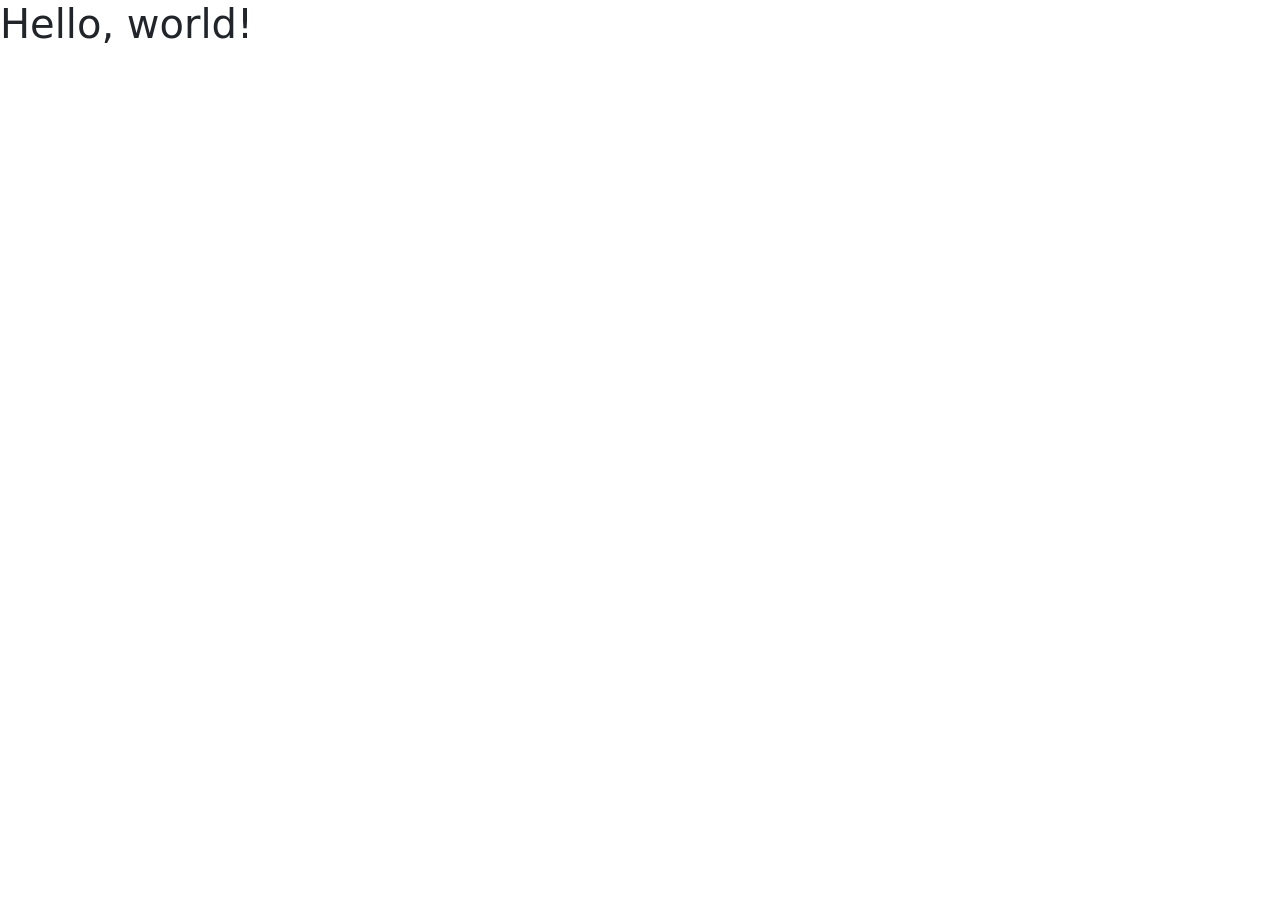
<file: 001.html>
<!doctype html>
<html lang="en">
<head>
    <meta charset="utf-8">
    <meta name="viewport" content="width=device-width, initial-scale=1">
    <title>Bootstrap demo</title>
    <link href="https://cdn.jsdelivr.net/npm/bootstrap@5.3.0-alpha3/dist/css/bootstrap.min.css" rel="stylesheet" integrity="sha384-KK94CHFLLe+nY2dmCWGMq91rCGa5gtU4mk92HdvYe+M/SXH301p5ILy+dN9+nJOZ" crossorigin="anonymous">
</head>
<body>
    <h1>Hello, world!</h1>
    
    <script src="https://cdn.jsdelivr.net/npm/bootstrap@5.3.0-alpha3/dist/js/bootstrap.bundle.min.js" integrity="sha384-ENjdO4Dr2bkBIFxQpeoTz1HIcje39Wm4jDKdf19U8gI4ddQ3GYNS7NTKfAdVQSZe" crossorigin="anonymous"></script>
</body>
</html>
</file>
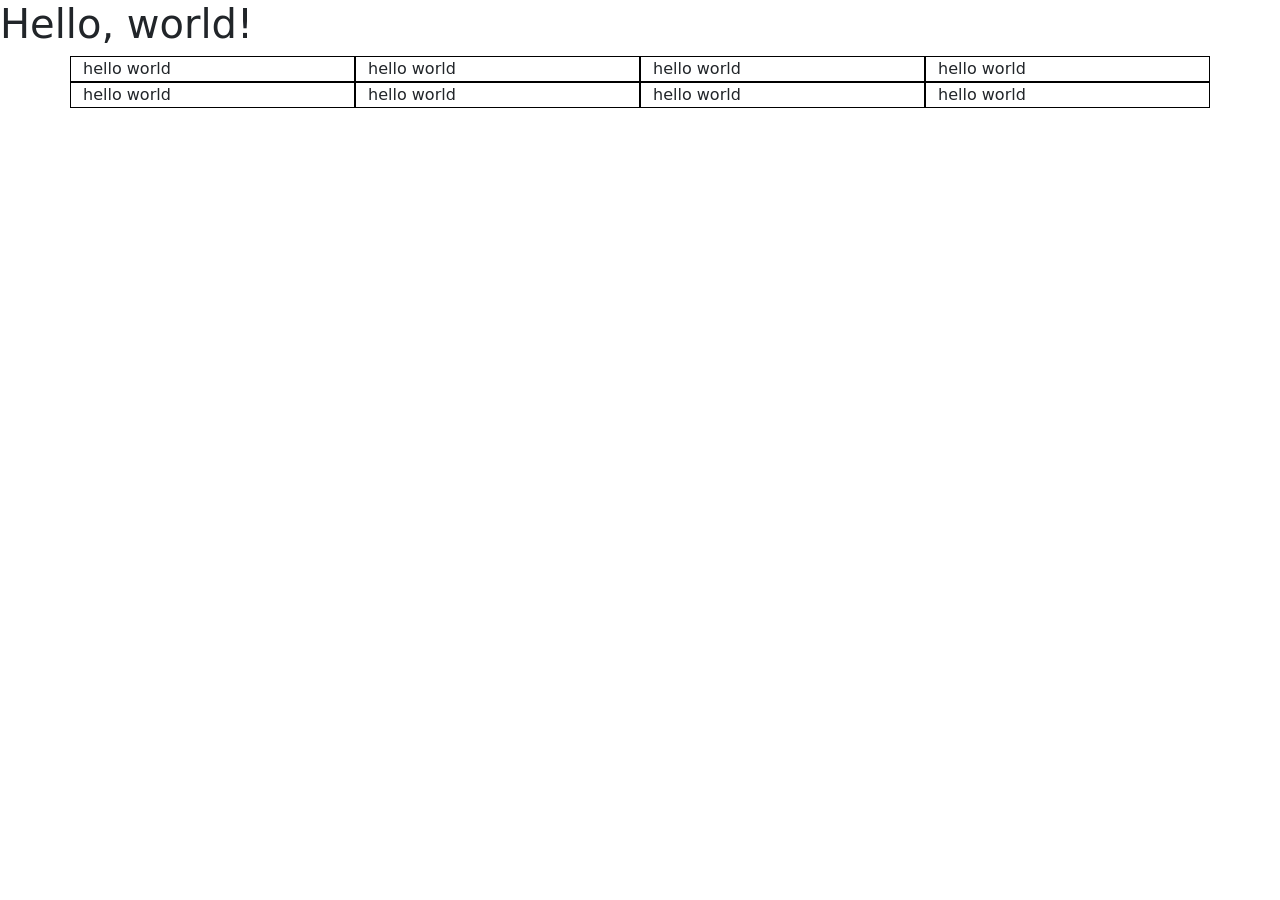
<file: 002.html>
<!doctype html>
<html lang="en">
<head>
    <meta charset="utf-8">
    <meta name="viewport" content="width=device-width, initial-scale=1">
    <title>Bootstrap demo</title>
    <link href="https://cdn.jsdelivr.net/npm/bootstrap@5.3.0-alpha3/dist/css/bootstrap.min.css" rel="stylesheet" integrity="sha384-KK94CHFLLe+nY2dmCWGMq91rCGa5gtU4mk92HdvYe+M/SXH301p5ILy+dN9+nJOZ" crossorigin="anonymous">
    <style>
        .b {
            border: solid 1px black;
        }
    </style>
</head>
<body>
    <!-- 
    Extra small	None	<576px
    Small	sm	≥576px
    Medium	md	≥768px
    Large	lg	≥992px
    Extra large	xl	≥1200px
    Extra extra large	xxl	≥1400px 
    -->
    <h1>Hello, world!</h1>
    <!-- container-fluid -->
    <div class="container">
        <div class="row">
            <div class="b col-md-3">hello world</div>
            <div class="b col-md-3">hello world</div>
            <div class="b col-md-3">hello world</div>
            <div class="b col-md-3">hello world</div>
        </div>
        <div class="row">
            <div class="b col-md-3">hello world</div>
            <div class="b col-md-3">hello world</div>
            <div class="b col-md-3">hello world</div>
            <div class="b col-md-3">hello world</div>
        </div>
    </div>
    
    <script src="https://cdn.jsdelivr.net/npm/bootstrap@5.3.0-alpha3/dist/js/bootstrap.bundle.min.js" integrity="sha384-ENjdO4Dr2bkBIFxQpeoTz1HIcje39Wm4jDKdf19U8gI4ddQ3GYNS7NTKfAdVQSZe" crossorigin="anonymous"></script>
</body>
</html>
</file>
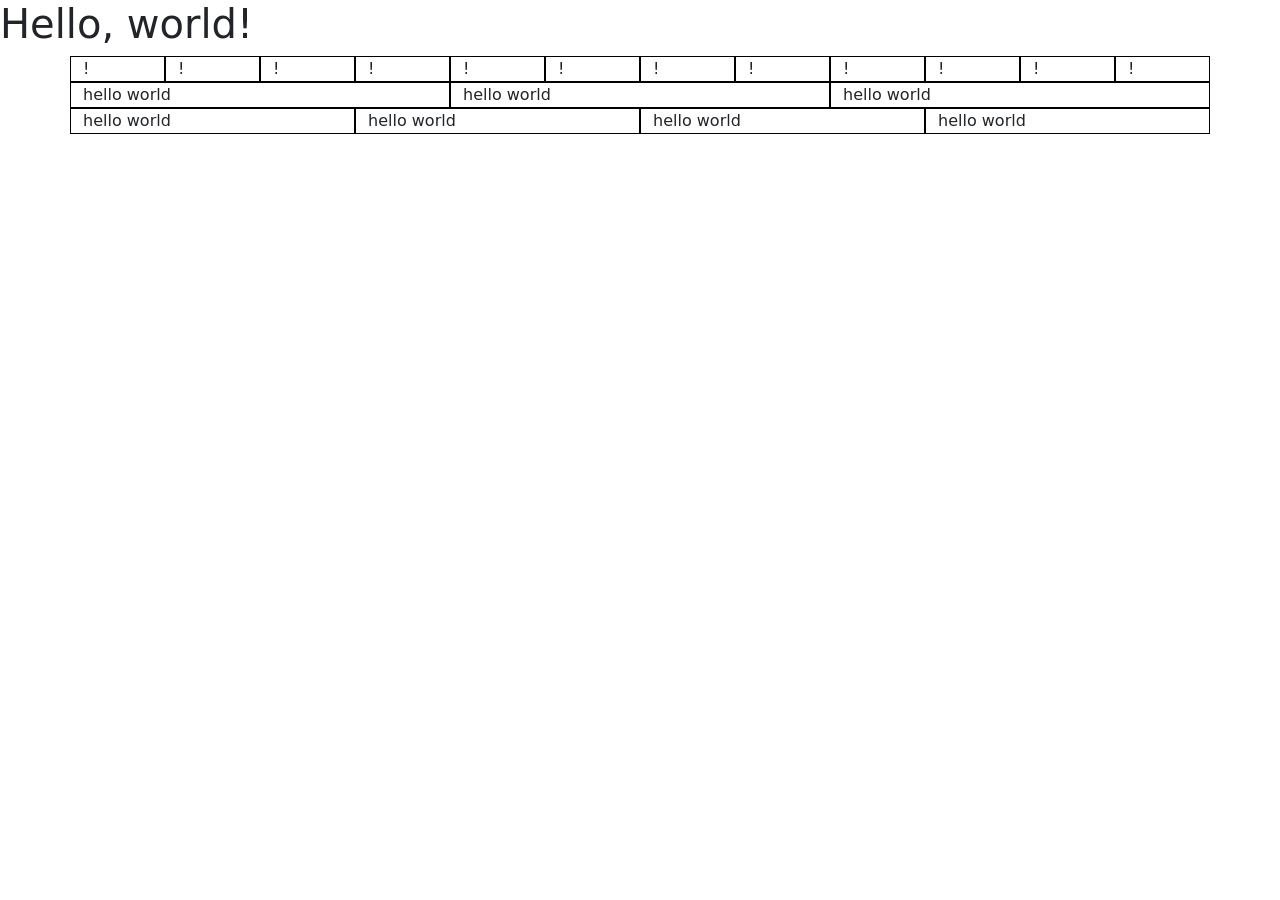
<file: 003.html>
<!doctype html>
<html lang="en">
<head>
    <meta charset="utf-8">
    <meta name="viewport" content="width=device-width, initial-scale=1">
    <title>Bootstrap demo</title>
    <link href="https://cdn.jsdelivr.net/npm/bootstrap@5.3.0-alpha3/dist/css/bootstrap.min.css" rel="stylesheet" integrity="sha384-KK94CHFLLe+nY2dmCWGMq91rCGa5gtU4mk92HdvYe+M/SXH301p5ILy+dN9+nJOZ" crossorigin="anonymous">
    <style>
        .b {
            border: solid 1px black;
        }
    </style>
</head>
<body>
    <!-- 
    Extra small	None	<576px
    Small	sm	≥576px
    Medium	md	≥768px
    Large	lg	≥992px
    Extra large	xl	≥1200px
    Extra extra large	xxl	≥1400px 
    -->
    <h1>Hello, world!</h1>
    <!-- container-fluid -->
    <div class="container">
        <div class="row">
            <div class="b col-md-1">!</div>
            <div class="b col-md-1">!</div>
            <div class="b col-md-1">!</div>
            <div class="b col-md-1">!</div>
            <div class="b col-md-1">!</div>
            <div class="b col-md-1">!</div>
            <div class="b col-md-1">!</div>
            <div class="b col-md-1">!</div>
            <div class="b col-md-1">!</div>
            <div class="b col-md-1">!</div>
            <div class="b col-md-1">!</div>
            <div class="b col-md-1">!</div>
        </div>
        <div class="row">
            <div class="b col-md-4">hello world</div>
            <div class="b col-md-4">hello world</div>
            <div class="b col-md-4">hello world</div>
        </div>
        <div class="row">
            <!-- 768px 아래로 내려갔을 때 sm이 적용 -->
            <!-- 576px 아래로 내려갔을 때 break point -->
            <div class="b col-md-3 col-sm-6">hello world</div>
            <div class="b col-md-3 col-sm-6">hello world</div>
            <div class="b col-md-3 col-sm-6">hello world</div>
            <div class="b col-md-3 col-sm-6">hello world</div>
        </div>
    </div>
    
    <script src="https://cdn.jsdelivr.net/npm/bootstrap@5.3.0-alpha3/dist/js/bootstrap.bundle.min.js" integrity="sha384-ENjdO4Dr2bkBIFxQpeoTz1HIcje39Wm4jDKdf19U8gI4ddQ3GYNS7NTKfAdVQSZe" crossorigin="anonymous"></script>
</body>
</html>
</file>
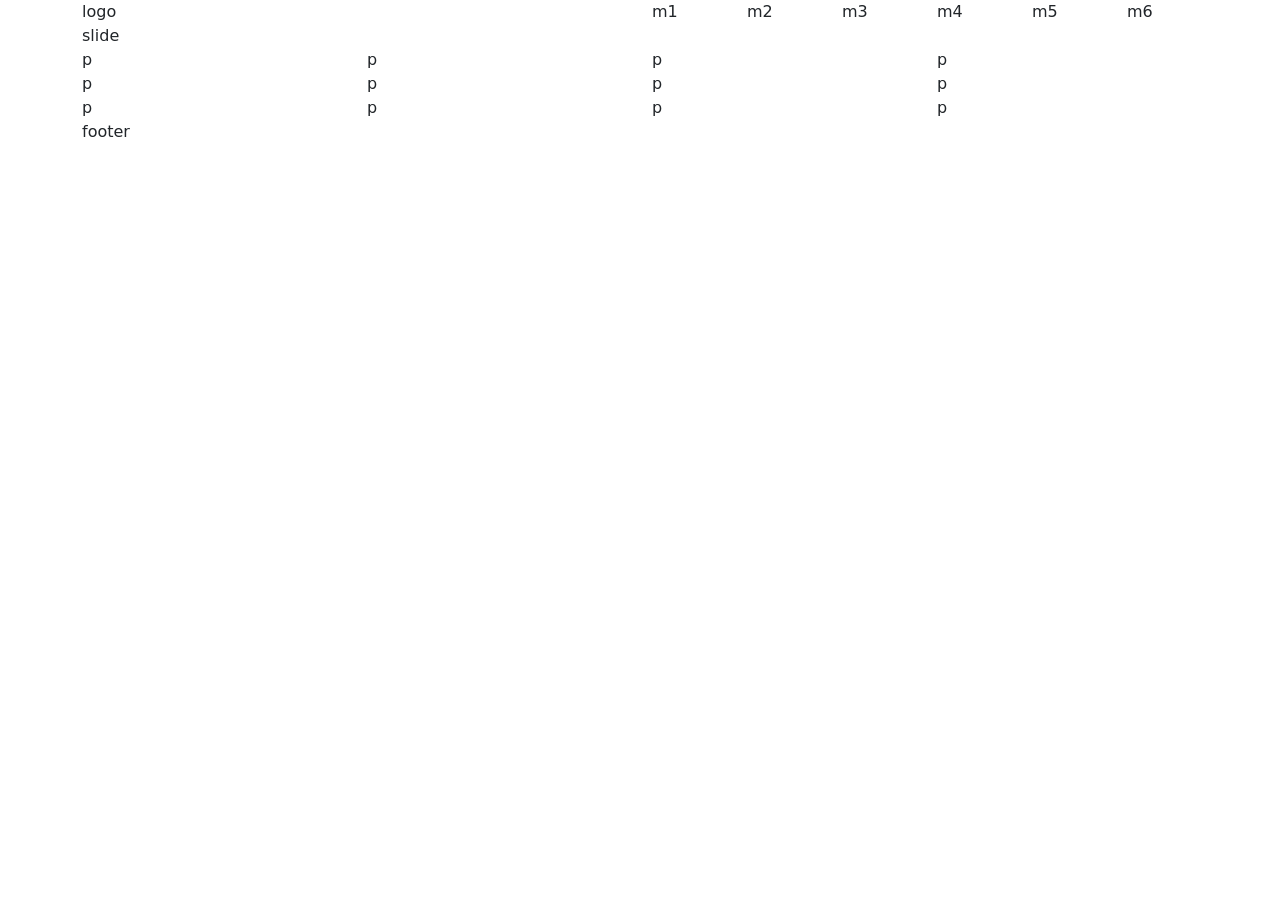
<file: 004.html>
<!doctype html>
<html lang="en">
<head>
    <meta charset="utf-8">
    <meta name="viewport" content="width=device-width, initial-scale=1">
    <title>Bootstrap demo</title>
    <link href="https://cdn.jsdelivr.net/npm/bootstrap@5.3.0-alpha3/dist/css/bootstrap.min.css" rel="stylesheet" integrity="sha384-KK94CHFLLe+nY2dmCWGMq91rCGa5gtU4mk92HdvYe+M/SXH301p5ILy+dN9+nJOZ" crossorigin="anonymous">
    <style>
        .b {
            border: solid 1px black;
        }
    </style>
</head>
<body>
    <div class="container">
        <div class="row">
            <div class="col-md-2">logo</div>
            <div class="col-md-1"></div>
            <div class="col-md-1"></div>
            <div class="col-md-1"></div>
            <div class="col-md-1"></div>
            <div class="col-md-1">m1</div>
            <div class="col-md-1">m2</div>
            <div class="col-md-1">m3</div>
            <div class="col-md-1">m4</div>
            <div class="col-md-1">m5</div>
            <div class="col-md-1">m6</div>
        </div>
    </div>
    <div class="container">
        <div class="row">
            <div class="col-md-12">slide</div>
        </div>
    </div>
    <div class="container">
        <div class="row">
            <div class="col-md-3">p</div>
            <div class="col-md-3">p</div>
            <div class="col-md-3">p</div>
            <div class="col-md-3">p</div>
            <div class="col-md-3">p</div>
            <div class="col-md-3">p</div>
            <div class="col-md-3">p</div>
            <div class="col-md-3">p</div>
            <div class="col-md-3">p</div>
            <div class="col-md-3">p</div>
            <div class="col-md-3">p</div>
            <div class="col-md-3">p</div>
        </div>
    </div>
    <div class="container">
        <div class="row">
            <div class="col-md-12">footer</div>
        </div>
    </div>
    
    <script src="https://cdn.jsdelivr.net/npm/bootstrap@5.3.0-alpha3/dist/js/bootstrap.bundle.min.js" integrity="sha384-ENjdO4Dr2bkBIFxQpeoTz1HIcje39Wm4jDKdf19U8gI4ddQ3GYNS7NTKfAdVQSZe" crossorigin="anonymous"></script>
</body>
</html>
</file>
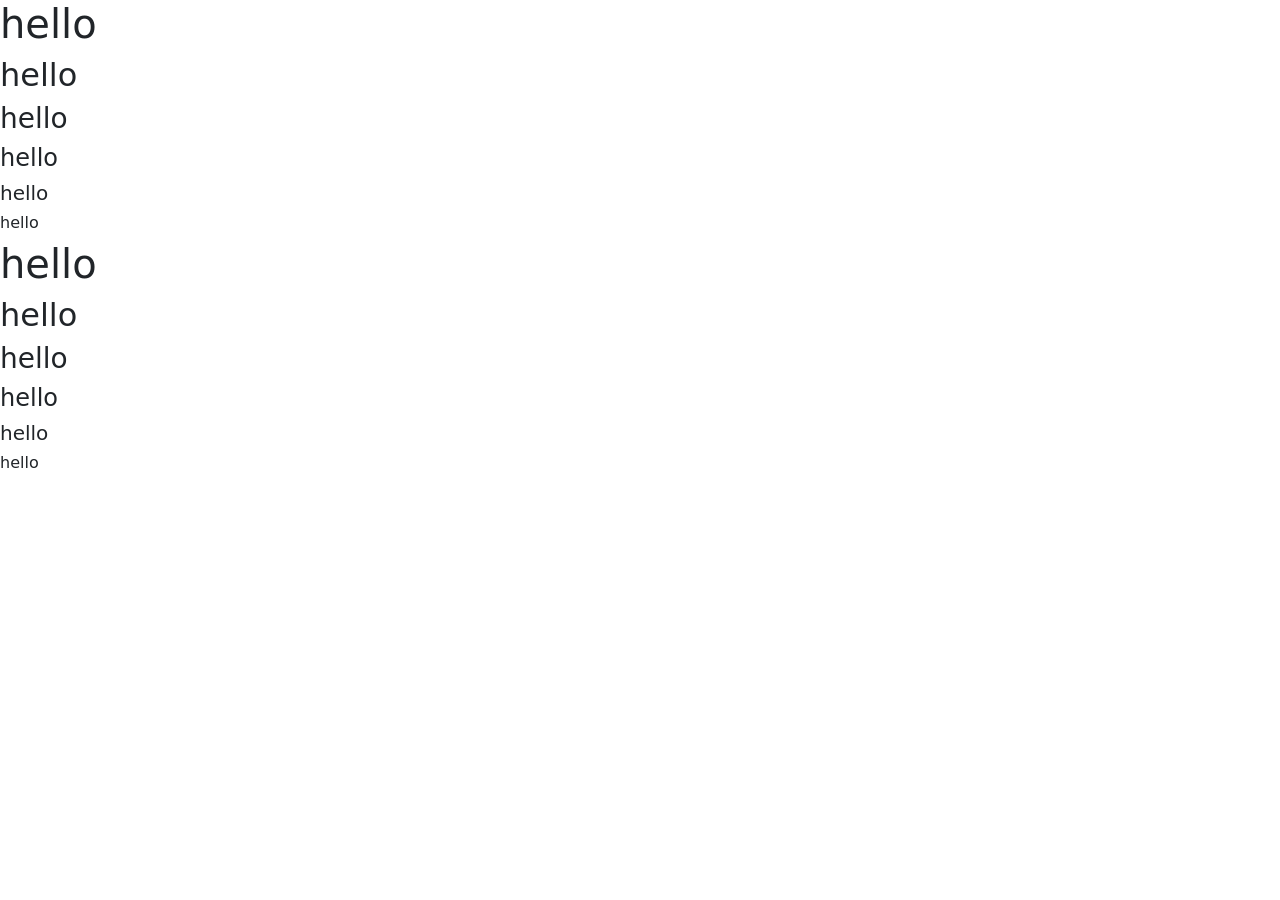
<file: 005_Typography.html>
<!doctype html>
<html lang="en">
<head>
    <meta charset="utf-8">
    <meta name="viewport" content="width=device-width, initial-scale=1">
    <title>Bootstrap demo</title>
    <link href="https://cdn.jsdelivr.net/npm/bootstrap@5.3.0-alpha3/dist/css/bootstrap.min.css" rel="stylesheet" integrity="sha384-KK94CHFLLe+nY2dmCWGMq91rCGa5gtU4mk92HdvYe+M/SXH301p5ILy+dN9+nJOZ" crossorigin="anonymous">
    <style>
        .b {
            border: solid 1px black;
        }
    </style>
</head>
<body>
    <!-- 기본 h1 등의 스타일과 다릅니다. -->
    <h1>hello</h1>
    <h2>hello</h2>
    <h3>hello</h3>
    <h4>hello</h4>
    <h5>hello</h5>
    <h6>hello</h6>

    <h1 class="h1">hello</h1>
    <h2 class="h2">hello</h2>
    <h3 class="h3">hello</h3>
    <h4 class="h4">hello</h4>
    <h5 class="h5">hello</h5>
    <h6 class="h6">hello</h6>
    <script src="https://cdn.jsdelivr.net/npm/bootstrap@5.3.0-alpha3/dist/js/bootstrap.bundle.min.js" integrity="sha384-ENjdO4Dr2bkBIFxQpeoTz1HIcje39Wm4jDKdf19U8gI4ddQ3GYNS7NTKfAdVQSZe" crossorigin="anonymous"></script>
</body>
</html>
</file>
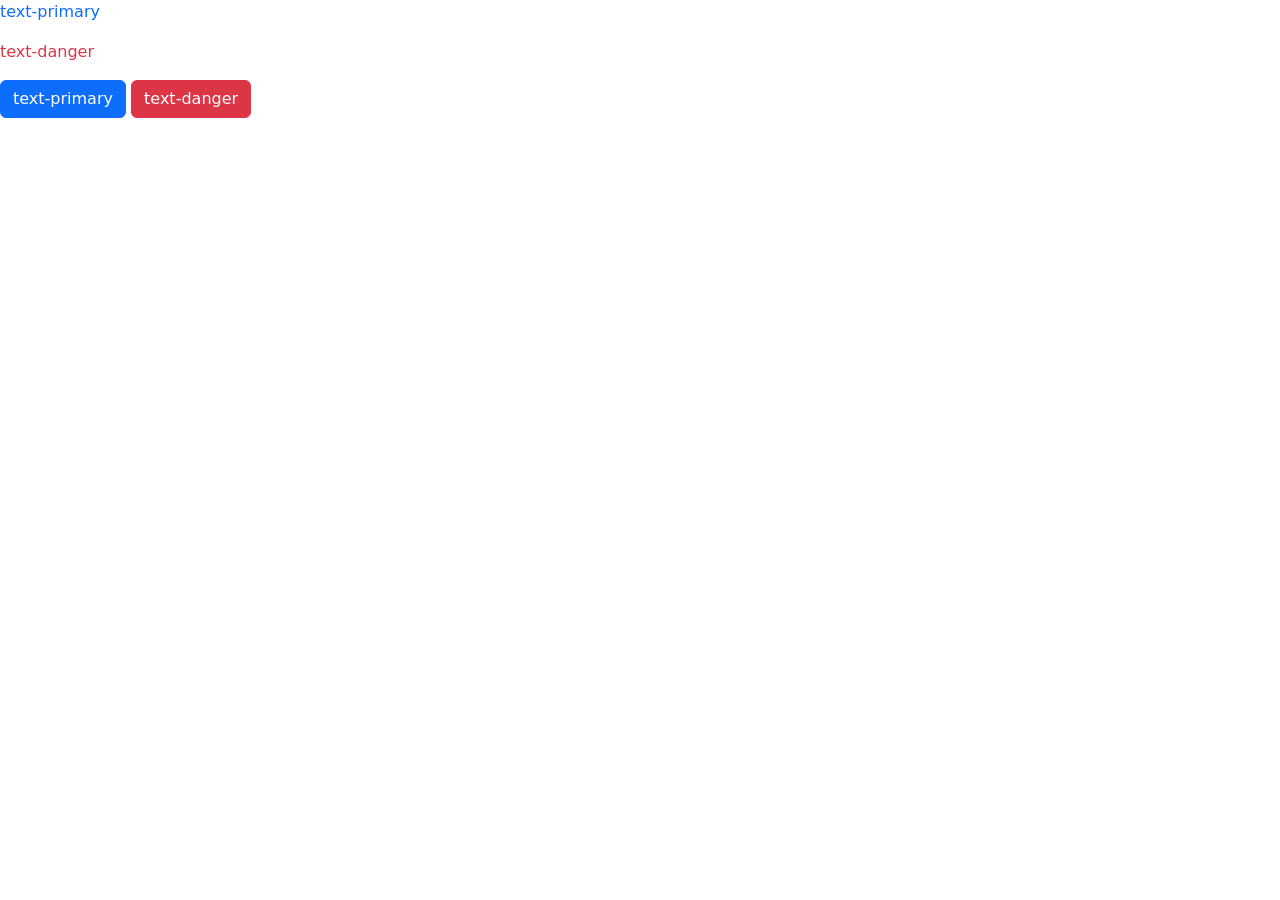
<file: 006_Color.html>
<!doctype html>
<html lang="en">
<head>
    <meta charset="utf-8">
    <meta name="viewport" content="width=device-width, initial-scale=1">
    <title>Bootstrap demo</title>
    <link href="https://cdn.jsdelivr.net/npm/bootstrap@5.3.0-alpha3/dist/css/bootstrap.min.css" rel="stylesheet" integrity="sha384-KK94CHFLLe+nY2dmCWGMq91rCGa5gtU4mk92HdvYe+M/SXH301p5ILy+dN9+nJOZ" crossorigin="anonymous">
    <style>
        .b {
            border: solid 1px black;
        }
    </style>
</head>
<body>
    <!-- 
    Color
    $primary:       $blue;
    $secondary:     $gray-600;
    $success:       $green;
    $info:          $cyan;
    $warning:       $yellow;
    $danger:        $red;
    $light:         $gray-100;
    $dark:          $gray-900;

    $blue:    #0d6efd;
    $indigo:  #6610f2;
    $purple:  #6f42c1;
    $pink:    #d63384;
    $red:     #dc3545;
    $orange:  #fd7e14;
    $yellow:  #ffc107;
    $green:   #198754;
    $teal:    #20c997;
    $cyan:    #0dcaf0;
    -->
    <p class="text-primary">text-primary</p>
    <p class="text-danger">text-danger</p>
    <button class="btn btn-primary">text-primary</button>
    <button class="btn btn-danger">text-danger</button>
    <script src="https://cdn.jsdelivr.net/npm/bootstrap@5.3.0-alpha3/dist/js/bootstrap.bundle.min.js" integrity="sha384-ENjdO4Dr2bkBIFxQpeoTz1HIcje39Wm4jDKdf19U8gI4ddQ3GYNS7NTKfAdVQSZe" crossorigin="anonymous"></script>
</body>
</html>
</file>
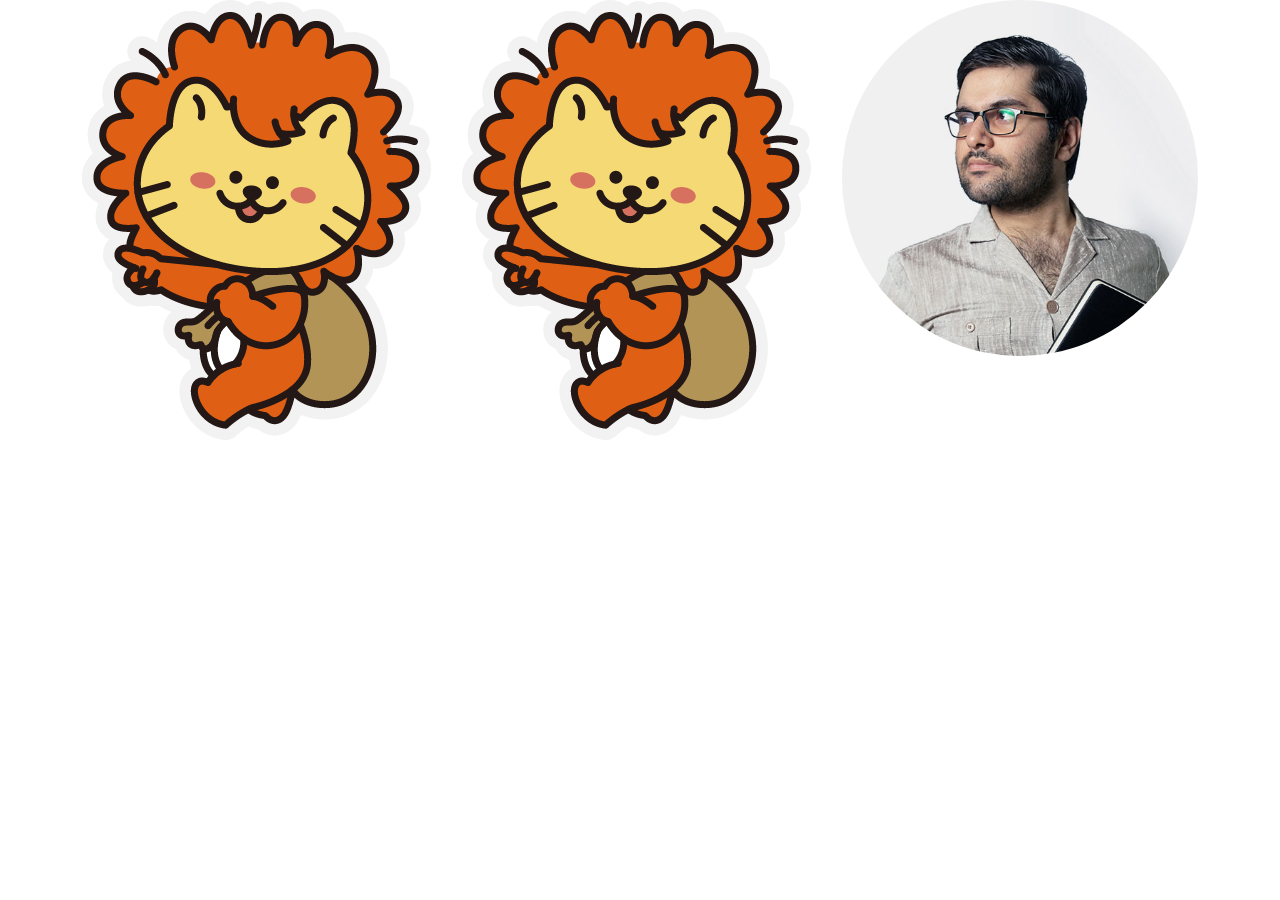
<file: 007_Img.html>
<!doctype html>
<html lang="en">
<head>
    <meta charset="utf-8">
    <meta name="viewport" content="width=device-width, initial-scale=1">
    <title>Bootstrap demo</title>
    <link href="https://cdn.jsdelivr.net/npm/bootstrap@5.3.0-alpha3/dist/css/bootstrap.min.css" rel="stylesheet" integrity="sha384-KK94CHFLLe+nY2dmCWGMq91rCGa5gtU4mk92HdvYe+M/SXH301p5ILy+dN9+nJOZ" crossorigin="anonymous">
    <style>
        .b {
            border: solid 1px black;
        }
    </style>
</head>
<body>
    <!-- 
        img-fluid V
        rounded
        rounded-circle V
    -->
    <div class="container">
        <div class="row">
            <div class="col-md-4">
                <img class="img-fluid" src="./weniv-licat.png" alt="">
            </div>
            <div class="col-md-4">
                <img class="img-fluid" src="./weniv-licat.png" alt="">
            </div>
            <div class="col-md-4">
                <img class="img-fluid rounded-circle" src="./1.jpg" alt="">
            </div>
        </div>
    </div>
    <script src="https://cdn.jsdelivr.net/npm/bootstrap@5.3.0-alpha3/dist/js/bootstrap.bundle.min.js" integrity="sha384-ENjdO4Dr2bkBIFxQpeoTz1HIcje39Wm4jDKdf19U8gI4ddQ3GYNS7NTKfAdVQSZe" crossorigin="anonymous"></script>
</body>
</html>
</file>
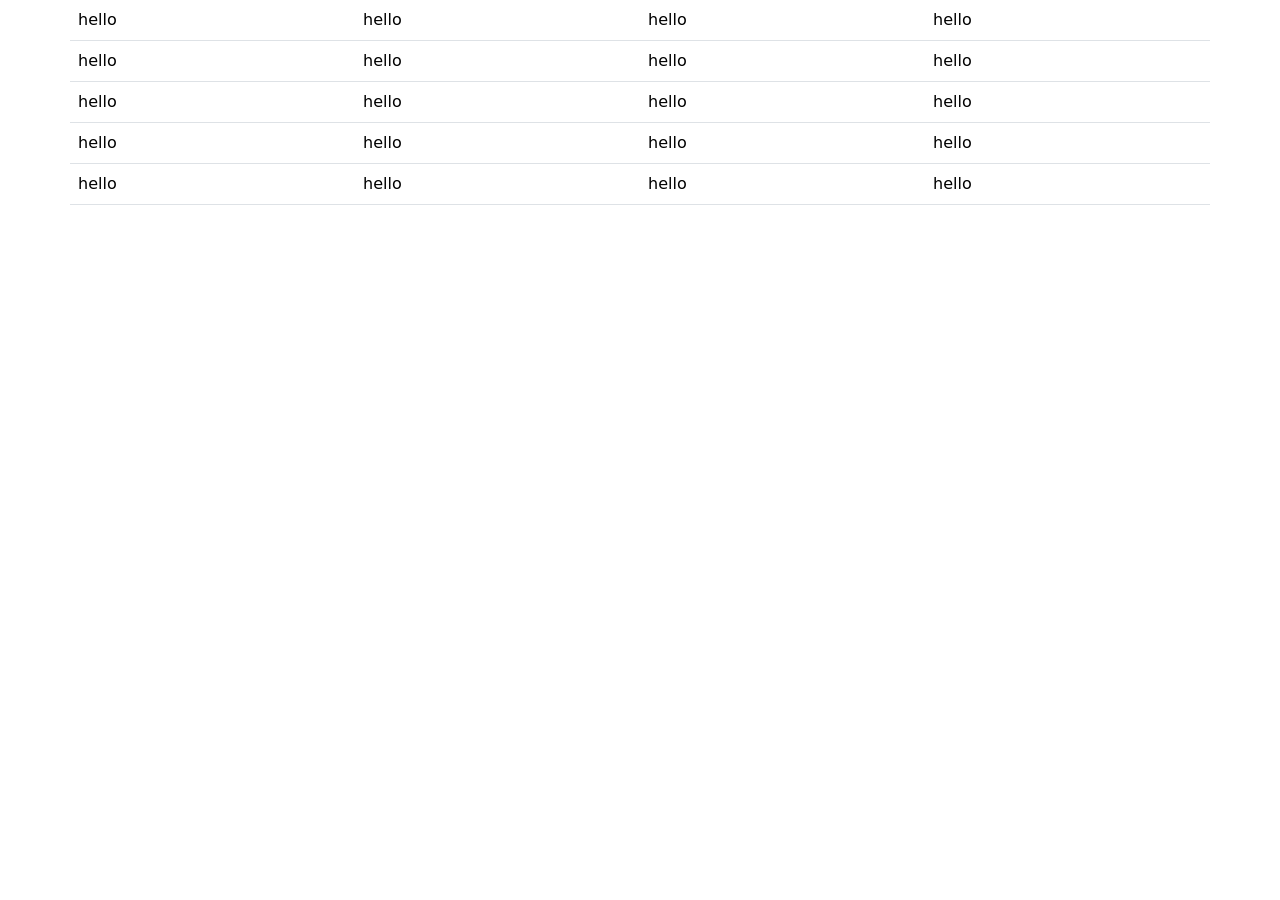
<file: 008_Table.html>
<!doctype html>
<html lang="en">
<head>
    <meta charset="utf-8">
    <meta name="viewport" content="width=device-width, initial-scale=1">
    <title>Bootstrap demo</title>
    <link href="https://cdn.jsdelivr.net/npm/bootstrap@5.3.0-alpha3/dist/css/bootstrap.min.css" rel="stylesheet" integrity="sha384-KK94CHFLLe+nY2dmCWGMq91rCGa5gtU4mk92HdvYe+M/SXH301p5ILy+dN9+nJOZ" crossorigin="anonymous">
    <style>
        .b {
            border: solid 1px black;
        }
    </style>
</head>
<body>
    <!-- 
        table-striped,
        table-dark,
        table-hover
    -->
    <div class="container">
        <div class="row">
            <table class="table table-hover">
                <tr>
                    <td>hello</td>
                    <td>hello</td>
                    <td>hello</td>
                    <td>hello</td>
                </tr>
                <tr>
                    <td>hello</td>
                    <td>hello</td>
                    <td>hello</td>
                    <td>hello</td>
                </tr>
                <tr>
                    <td>hello</td>
                    <td>hello</td>
                    <td>hello</td>
                    <td>hello</td>
                </tr>
                <tr>
                    <td>hello</td>
                    <td>hello</td>
                    <td>hello</td>
                    <td>hello</td>
                </tr>
                <tr>
                    <td>hello</td>
                    <td>hello</td>
                    <td>hello</td>
                    <td>hello</td>
                </tr>
            </table>
        </div>
    </div>
    
    <script src="https://cdn.jsdelivr.net/npm/bootstrap@5.3.0-alpha3/dist/js/bootstrap.bundle.min.js" integrity="sha384-ENjdO4Dr2bkBIFxQpeoTz1HIcje39Wm4jDKdf19U8gI4ddQ3GYNS7NTKfAdVQSZe" crossorigin="anonymous"></script>
</body>
</html>
</file>
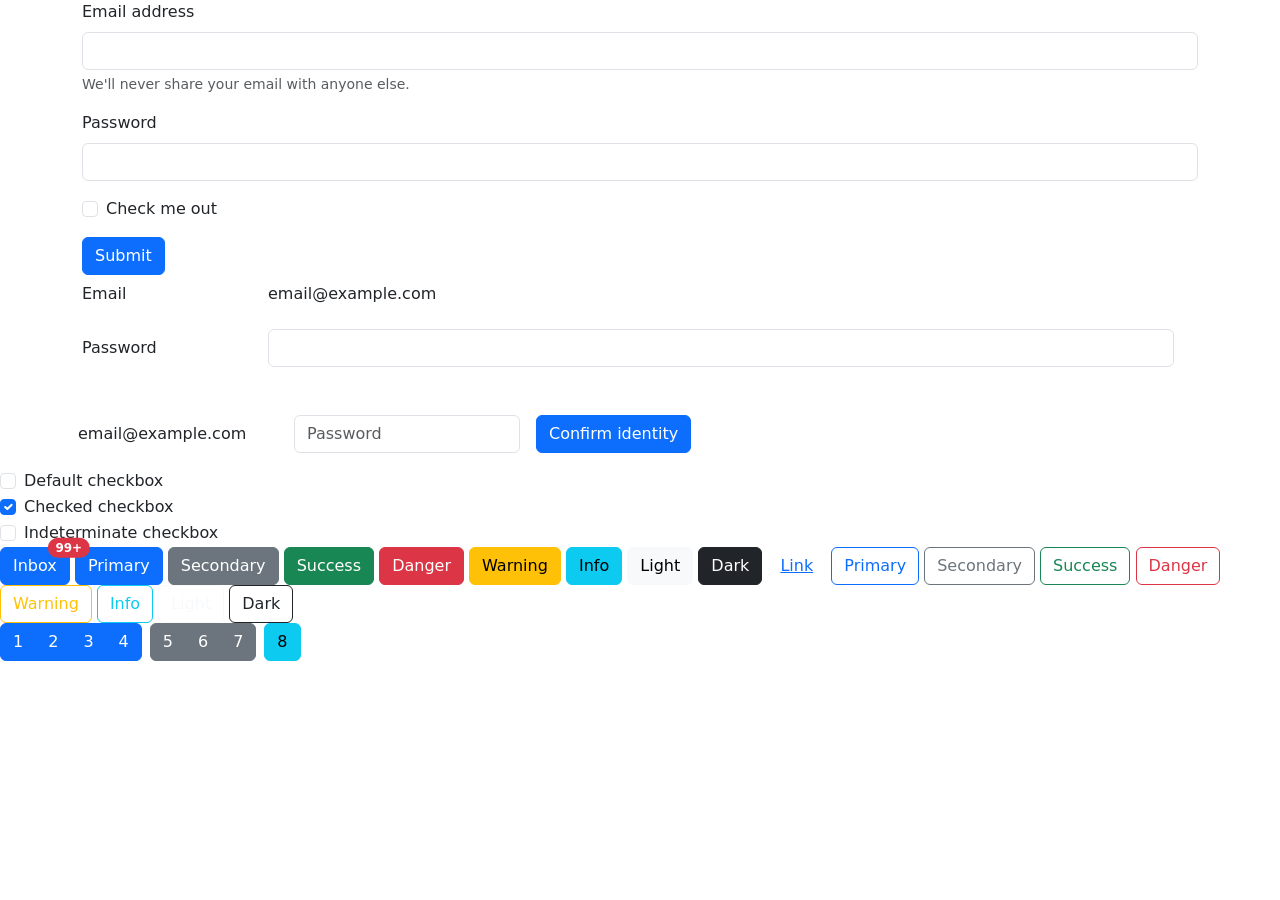
<file: 009_Button.html>
<!DOCTYPE html>
<html lang="ko">
    <head>
        <meta charset="UTF-8" />
        <meta http-equiv="X-UA-Compatible" content="IE=edge" />
        <meta name="viewport" content="width=device-width, initial-scale=1.0" />
        <title>bootstrap</title>
        <link
            href="https://cdn.jsdelivr.net/npm/bootstrap@5.1.3/dist/css/bootstrap.min.css"
            rel="stylesheet"
        />
    </head>
    <body>
        <div class="container">
            <div class="row">
                <form>
                    <div class="mb-3">
                        <label for="exampleInputEmail1" class="form-label"
                            >Email address</label
                        >
                        <input
                            type="email"
                            class="form-control"
                            id="exampleInputEmail1"
                            aria-describedby="emailHelp"
                        />
                        <div id="emailHelp" class="form-text">
                            We'll never share your email with anyone else.
                        </div>
                    </div>
                    <div class="mb-3">
                        <label for="exampleInputPassword1" class="form-label"
                            >Password</label
                        >
                        <input
                            type="password"
                            class="form-control"
                            id="exampleInputPassword1"
                        />
                    </div>
                    <div class="mb-3 form-check">
                        <input
                            type="checkbox"
                            class="form-check-input"
                            id="exampleCheck1"
                        />
                        <label class="form-check-label" for="exampleCheck1"
                            >Check me out</label
                        >
                    </div>
                    <button type="submit" class="btn btn-primary">
                        Submit
                    </button>
                </form>
                <div class="mb-3 row">
                    <label for="staticEmail" class="col-sm-2 col-form-label"
                        >Email</label
                    >
                    <div class="col-sm-10">
                        <input
                            type="text"
                            readonly
                            class="form-control-plaintext"
                            id="staticEmail"
                            value="email@example.com"
                        />
                    </div>
                </div>
                <div class="mb-3 row">
                    <label for="inputPassword" class="col-sm-2 col-form-label"
                        >Password</label
                    >
                    <div class="col-sm-10">
                        <input
                            type="password"
                            class="form-control"
                            id="inputPassword"
                        />
                    </div>
                </div>
                <form class="row g-3">
                    <div class="col-auto">
                        <label for="staticEmail2" class="visually-hidden"
                            >Email</label
                        >
                        <input
                            type="text"
                            readonly
                            class="form-control-plaintext"
                            id="staticEmail2"
                            value="email@example.com"
                        />
                    </div>
                    <div class="col-auto">
                        <label for="inputPassword2" class="visually-hidden"
                            >Password</label
                        >
                        <input
                            type="password"
                            class="form-control"
                            id="inputPassword2"
                            placeholder="Password"
                        />
                    </div>
                    <div class="col-auto">
                        <button type="submit" class="btn btn-primary mb-3">
                            Confirm identity
                        </button>
                    </div>
                </form>
            </div>
        </div>
        <div class="form-check">
            <input
                class="form-check-input"
                type="checkbox"
                value=""
                id="flexCheckDefault"
            />
            <label class="form-check-label" for="flexCheckDefault">
                Default checkbox
            </label>
        </div>
        <div class="form-check">
            <input
                class="form-check-input"
                type="checkbox"
                value=""
                id="flexCheckChecked"
                checked
            />
            <label class="form-check-label" for="flexCheckChecked">
                Checked checkbox
            </label>
        </div>
        <div class="form-check">
            <input
                class="form-check-input"
                type="checkbox"
                value=""
                id="flexCheckIndeterminate"
            />
            <label class="form-check-label" for="flexCheckIndeterminate">
                Indeterminate checkbox
            </label>
        </div>
        <button type="button" class="btn btn-primary position-relative">
            Inbox
            <span
                class="position-absolute top-0 start-100 translate-middle badge rounded-pill bg-danger"
            >
                99+
                <span class="visually-hidden">unread messages</span>
            </span>
        </button>
        <button type="button" class="btn btn-primary">Primary</button>
        <button type="button" class="btn btn-secondary">Secondary</button>
        <button type="button" class="btn btn-success">Success</button>
        <button type="button" class="btn btn-danger">Danger</button>
        <button type="button" class="btn btn-warning">Warning</button>
        <button type="button" class="btn btn-info">Info</button>
        <button type="button" class="btn btn-light">Light</button>
        <button type="button" class="btn btn-dark">Dark</button>

        <button type="button" class="btn btn-link">Link</button>
        <button type="button" class="btn btn-outline-primary">Primary</button>
        <button type="button" class="btn btn-outline-secondary">
            Secondary
        </button>
        <button type="button" class="btn btn-outline-success">Success</button>
        <button type="button" class="btn btn-outline-danger">Danger</button>
        <button type="button" class="btn btn-outline-warning">Warning</button>
        <button type="button" class="btn btn-outline-info">Info</button>
        <button type="button" class="btn btn-outline-light">Light</button>
        <button type="button" class="btn btn-outline-dark">Dark</button>
        <div
            class="btn-toolbar"
            role="toolbar"
            aria-label="Toolbar with button groups"
        >
            <div class="btn-group me-2" role="group" aria-label="First group">
                <button type="button" class="btn btn-primary">1</button>
                <button type="button" class="btn btn-primary">2</button>
                <button type="button" class="btn btn-primary">3</button>
                <button type="button" class="btn btn-primary">4</button>
            </div>
            <div class="btn-group me-2" role="group" aria-label="Second group">
                <button type="button" class="btn btn-secondary">5</button>
                <button type="button" class="btn btn-secondary">6</button>
                <button type="button" class="btn btn-secondary">7</button>
            </div>
            <div class="btn-group" role="group" aria-label="Third group">
                <button type="button" class="btn btn-info">8</button>
            </div>
        </div>
        <script src="https://cdn.jsdelivr.net/npm/bootstrap@5.1.3/dist/js/bootstrap.bundle.min.js"></script>
    </body>
</html>
</file>
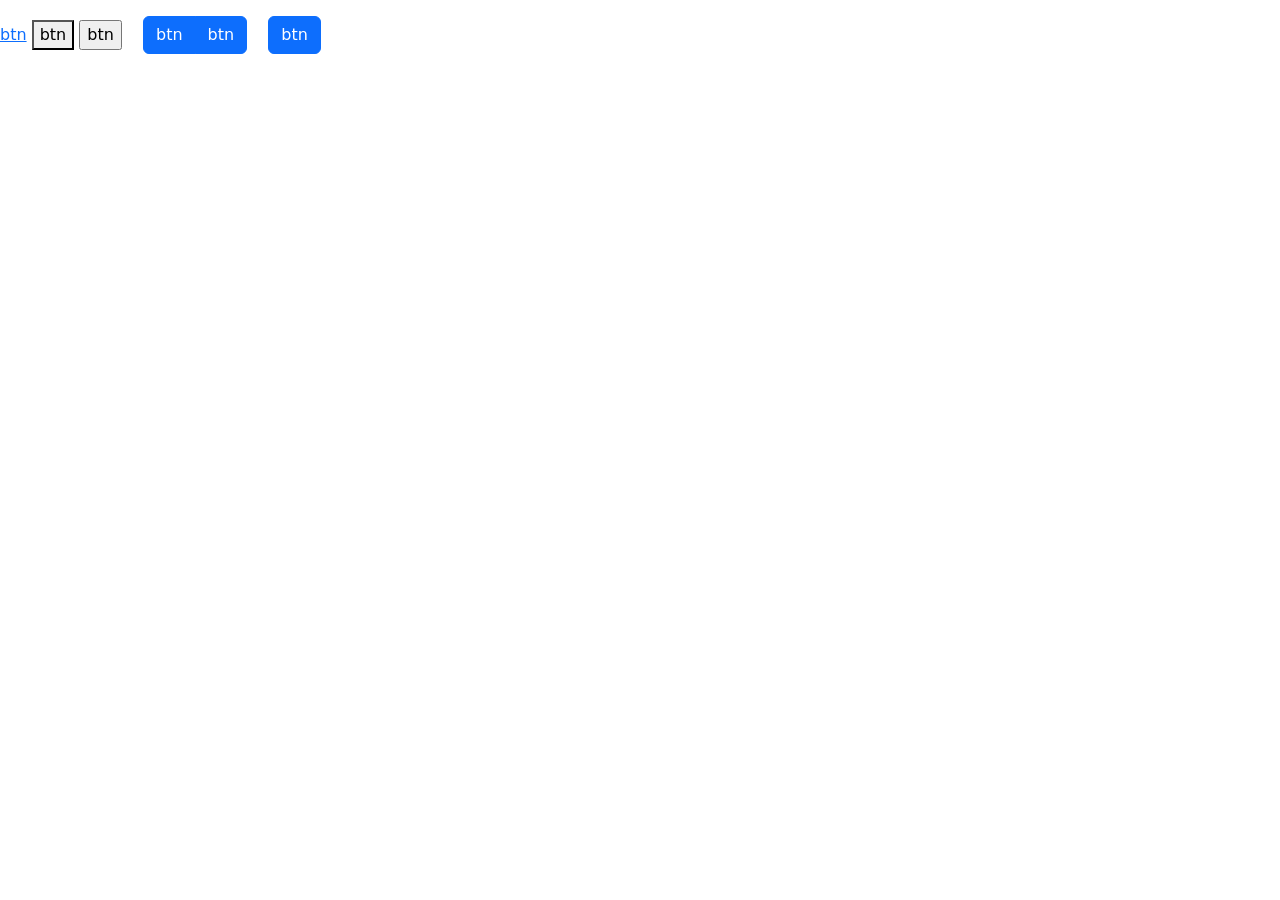
<file: 010_Button.html>
<!DOCTYPE html>
<html lang="ko">
    <head>
        <meta charset="UTF-8" />
        <meta http-equiv="X-UA-Compatible" content="IE=edge" />
        <meta name="viewport" content="width=device-width, initial-scale=1.0" />
        <title>bootstrap</title>
        <link
            href="https://cdn.jsdelivr.net/npm/bootstrap@5.1.3/dist/css/bootstrap.min.css"
            rel="stylesheet"
        />
    </head>
    <body>
        <a href="#">btn</a>
        <button>btn</button>
        <input type="submit" value="btn" />

        <div class="btn-group m-3">
            <a href="#" class="btn btn-primary">btn</a>
            <button class="btn btn-primary">btn</button>
        </div>
        <input type="submit" value="btn" class="btn btn-primary" />

        <script src="https://cdn.jsdelivr.net/npm/bootstrap@5.1.3/dist/js/bootstrap.bundle.min.js"></script>
    </body>
</html>
</file>
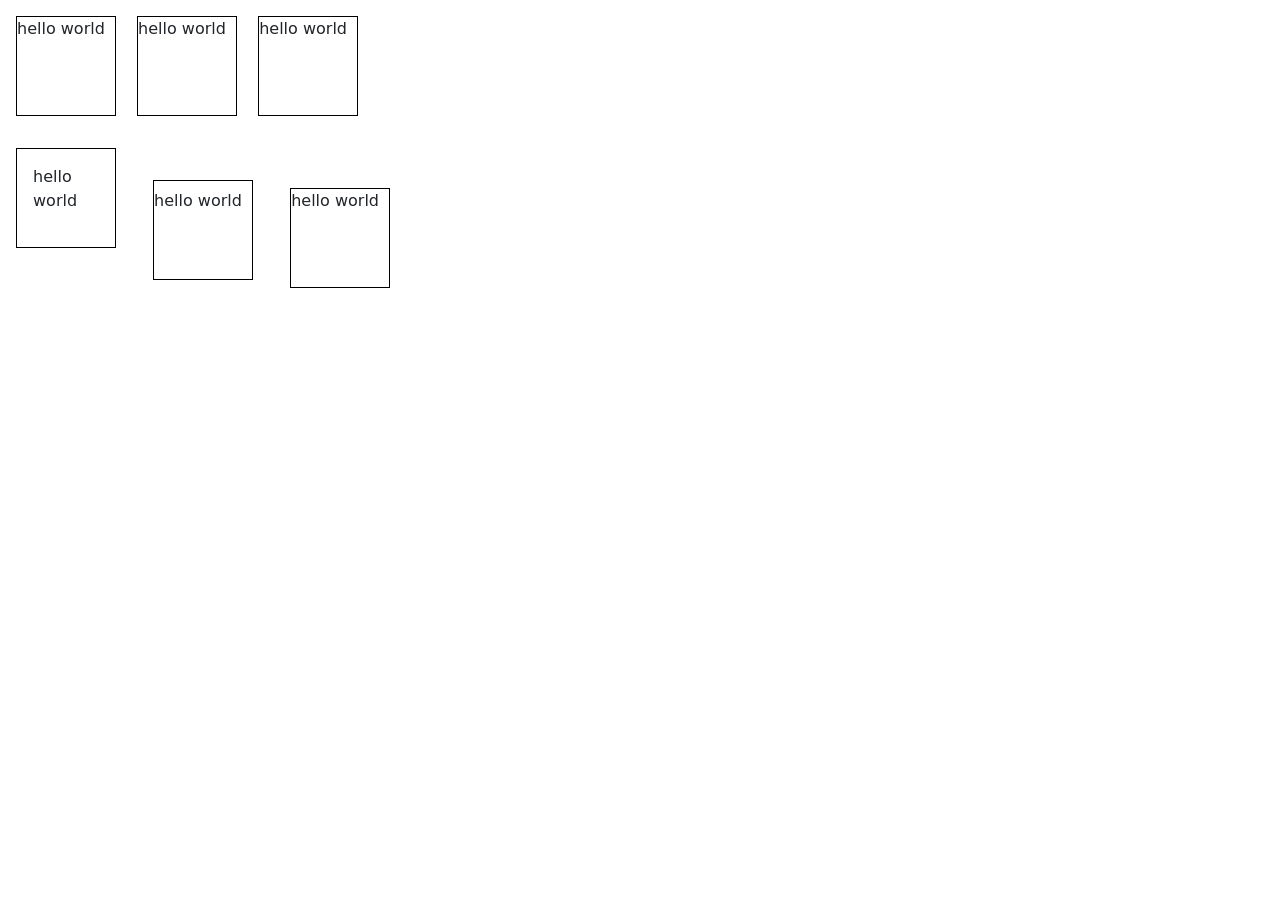
<file: 011_margin_padding.html>
<!doctype html>
<html lang="en">
<head>
    <meta charset="utf-8">
    <meta name="viewport" content="width=device-width, initial-scale=1">
    <title>Bootstrap demo</title>
    <link href="https://cdn.jsdelivr.net/npm/bootstrap@5.3.0-alpha3/dist/css/bootstrap.min.css" rel="stylesheet" integrity="sha384-KK94CHFLLe+nY2dmCWGMq91rCGa5gtU4mk92HdvYe+M/SXH301p5ILy+dN9+nJOZ" crossorigin="anonymous">
    <style>
        .b {
            border: 1px solid black;
            display: inline-block;
            height: 100px;
            width: 100px;
        }
    </style>
</head>
<body>
    <!-- 
        m : margin
        mt : margin-top
        mb : margin-bottom
        me : margin-end
        ms : margin-start
        p : padding
        pt : padding-top
        pb : padding-bottom
        pe : padding-end
        ps : padding-start
    -->
    <div class="b m-3">hello world</div>
    <div class="b me-3">hello world</div>
    <div class="b">hello world</div>
    <br>
    <div class="b m-3 p-3">hello world</div>
    <div class="b m-3 pt-2">hello world</div>
    <div class="b m-3">hello world</div>
</body>
</html>
</file>
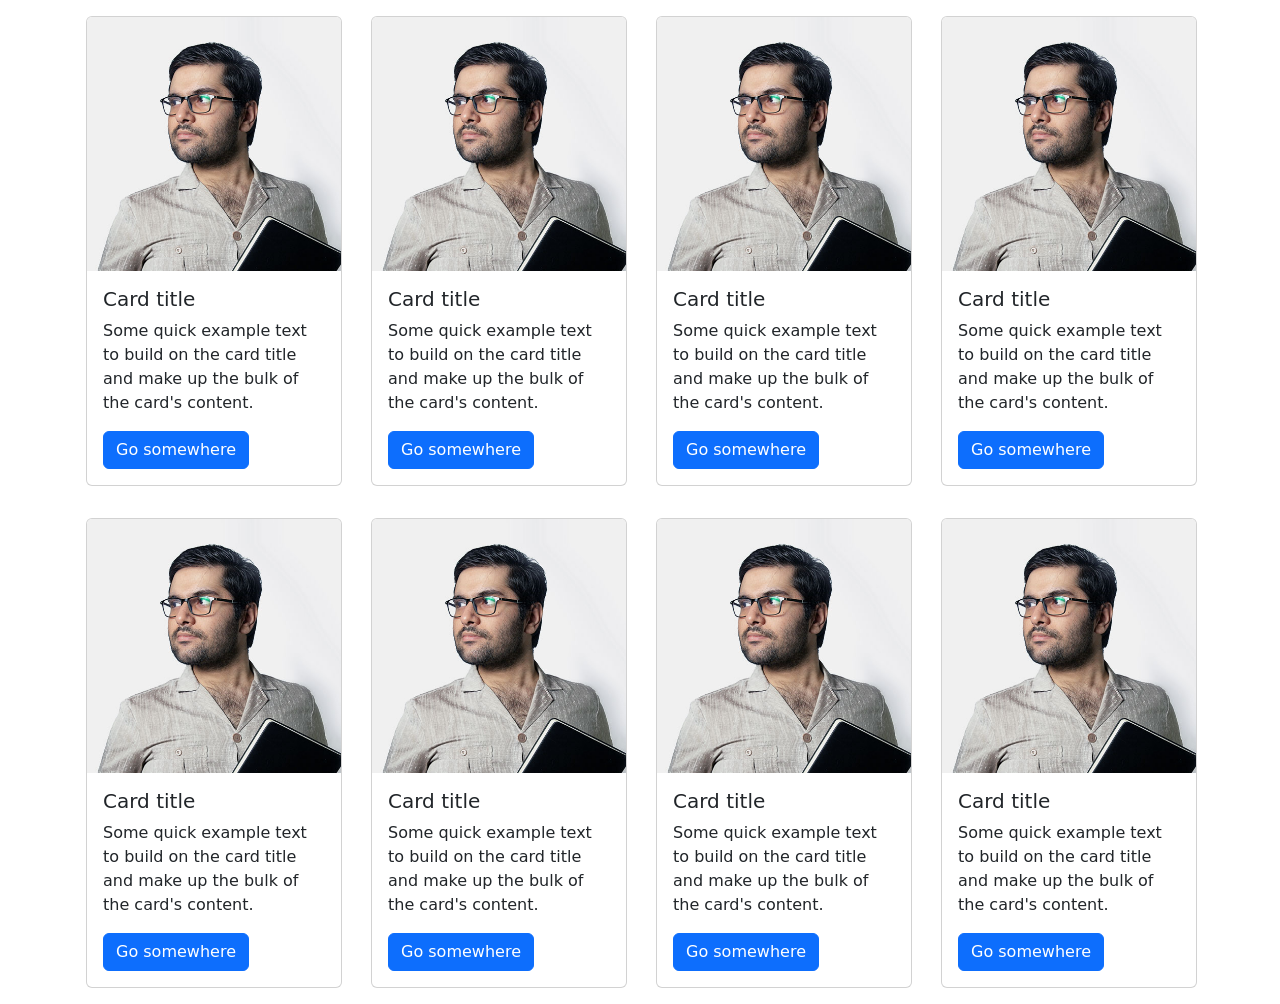
<file: 012_card.html>
<!doctype html>
<html lang="en">
<head>
    <meta charset="utf-8">
    <meta name="viewport" content="width=device-width, initial-scale=1">
    <title>Bootstrap demo</title>
    <link href="https://cdn.jsdelivr.net/npm/bootstrap@5.3.0-alpha3/dist/css/bootstrap.min.css" rel="stylesheet" integrity="sha384-KK94CHFLLe+nY2dmCWGMq91rCGa5gtU4mk92HdvYe+M/SXH301p5ILy+dN9+nJOZ" crossorigin="anonymous">
    <style>
    </style>
</head>
<body>
    <div class="container">
        <div class="row">
            <div class="col-md-3 p-3">
                <div class="card" style="width: 16rem;">
                    <img src="1.jpg" class="card-img-top" alt="...">
                    <div class="card-body">
                        <h5 class="card-title">Card title</h5>
                        <p class="card-text">Some quick example text to build on the card title and make up the bulk of the card's content.</p>
                        <a href="#" class="btn btn-primary">Go somewhere</a>
                    </div>
                </div>
            </div>
            <div class="col-md-3 p-3">
                <div class="card" style="width: 16rem;">
                    <img src="1.jpg" class="card-img-top" alt="...">
                    <div class="card-body">
                        <h5 class="card-title">Card title</h5>
                        <p class="card-text">Some quick example text to build on the card title and make up the bulk of the card's content.</p>
                        <a href="#" class="btn btn-primary">Go somewhere</a>
                    </div>
                </div>
            </div>
            <div class="col-md-3 p-3">
                <div class="card" style="width: 16rem;">
                    <img src="1.jpg" class="card-img-top" alt="...">
                    <div class="card-body">
                        <h5 class="card-title">Card title</h5>
                        <p class="card-text">Some quick example text to build on the card title and make up the bulk of the card's content.</p>
                        <a href="#" class="btn btn-primary">Go somewhere</a>
                    </div>
                </div>
            </div>
            <div class="col-md-3 p-3">
                <div class="card" style="width: 16rem;">
                    <img src="1.jpg" class="card-img-top" alt="...">
                    <div class="card-body">
                        <h5 class="card-title">Card title</h5>
                        <p class="card-text">Some quick example text to build on the card title and make up the bulk of the card's content.</p>
                        <a href="#" class="btn btn-primary">Go somewhere</a>
                    </div>
                </div>
            </div>
            <div class="col-md-3 p-3">
                <div class="card" style="width: 16rem;">
                    <img src="1.jpg" class="card-img-top" alt="...">
                    <div class="card-body">
                        <h5 class="card-title">Card title</h5>
                        <p class="card-text">Some quick example text to build on the card title and make up the bulk of the card's content.</p>
                        <a href="#" class="btn btn-primary">Go somewhere</a>
                    </div>
                </div>
            </div>
            <div class="col-md-3 p-3">
                <div class="card" style="width: 16rem;">
                    <img src="1.jpg" class="card-img-top" alt="...">
                    <div class="card-body">
                        <h5 class="card-title">Card title</h5>
                        <p class="card-text">Some quick example text to build on the card title and make up the bulk of the card's content.</p>
                        <a href="#" class="btn btn-primary">Go somewhere</a>
                    </div>
                </div>
            </div>
            <div class="col-md-3 p-3">
                <div class="card" style="width: 16rem;">
                    <img src="1.jpg" class="card-img-top" alt="...">
                    <div class="card-body">
                        <h5 class="card-title">Card title</h5>
                        <p class="card-text">Some quick example text to build on the card title and make up the bulk of the card's content.</p>
                        <a href="#" class="btn btn-primary">Go somewhere</a>
                    </div>
                </div>
            </div>
            <div class="col-md-3 p-3">
                <div class="card" style="width: 16rem;">
                    <img src="1.jpg" class="card-img-top" alt="...">
                    <div class="card-body">
                        <h5 class="card-title">Card title</h5>
                        <p class="card-text">Some quick example text to build on the card title and make up the bulk of the card's content.</p>
                        <a href="#" class="btn btn-primary">Go somewhere</a>
                    </div>
                </div>
            </div>
        </div>
    </div>
    <script src="https://cdn.jsdelivr.net/npm/bootstrap@5.3.0-alpha3/dist/js/bootstrap.bundle.min.js" integrity="sha384-ENjdO4Dr2bkBIFxQpeoTz1HIcje39Wm4jDKdf19U8gI4ddQ3GYNS7NTKfAdVQSZe" crossorigin="anonymous"></script>
</body>
</html>
</file>
